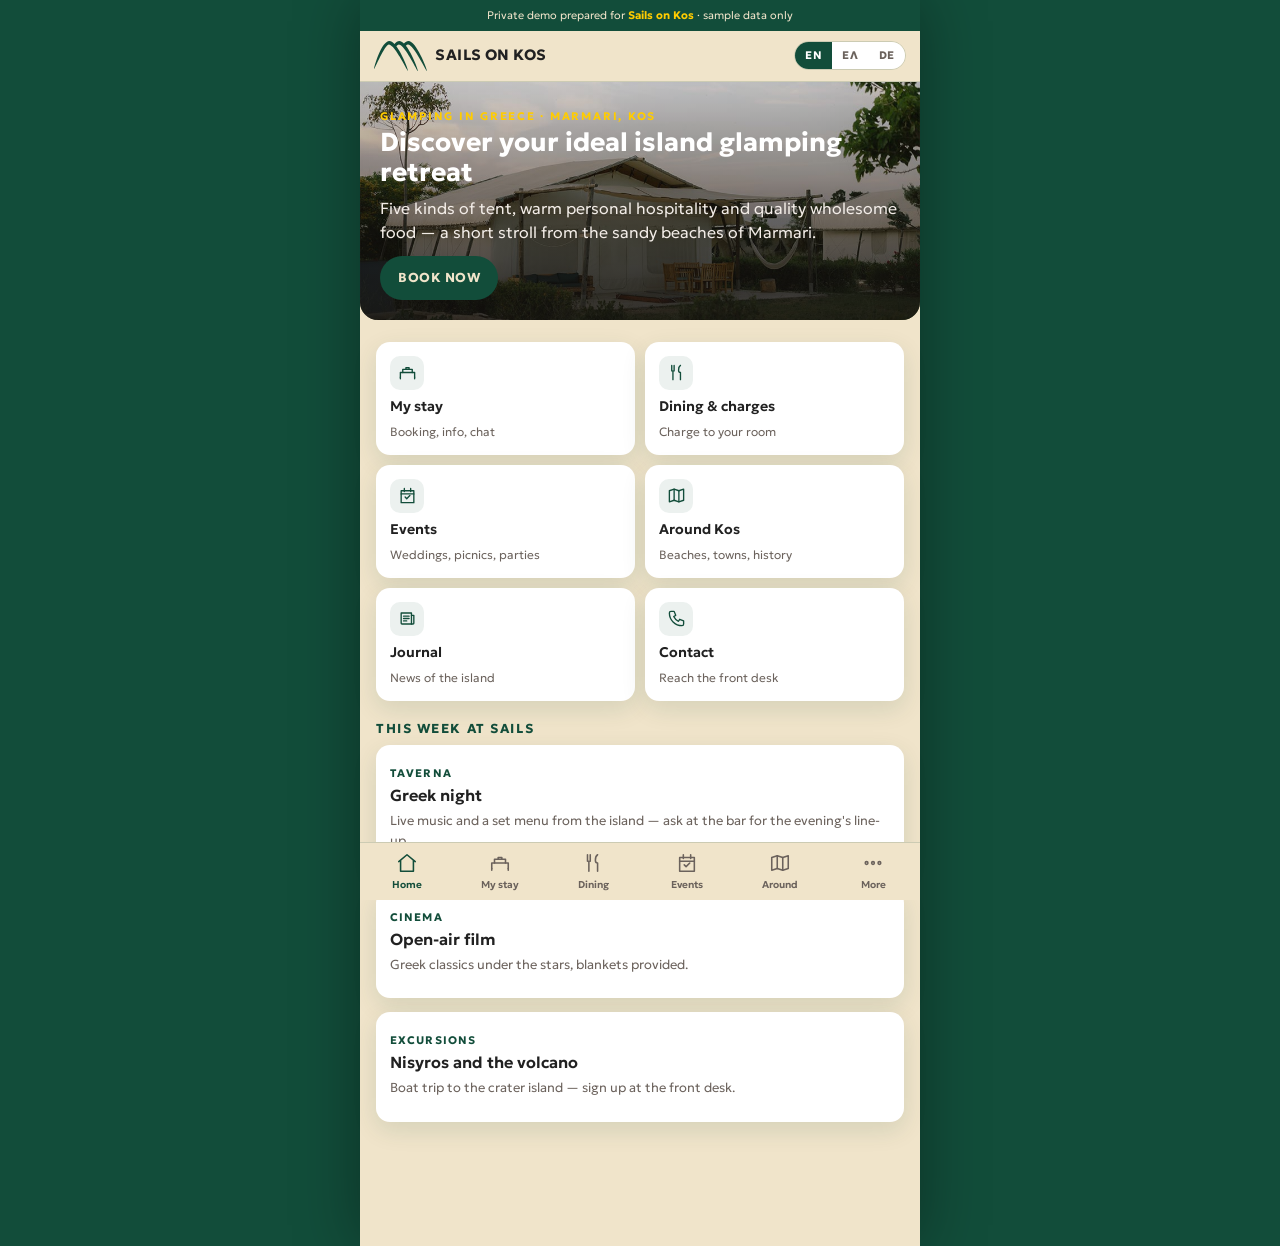
<file: index.html>
<!DOCTYPE html>
<html lang="en">
<head>
<meta charset="utf-8">
<meta name="viewport" content="width=device-width, initial-scale=1, viewport-fit=cover">
<title>Sails on Kos — guest app (demo)</title>
<link rel="preconnect" href="https://fonts.googleapis.com">
<link rel="preconnect" href="https://fonts.gstatic.com" crossorigin>
<link href="https://fonts.googleapis.com/css2?family=Geologica:wght@300;400;600;700&display=swap" rel="stylesheet">
<style>
:root{
  --green:#124D3A; --green2:#13A275; --bg:#F0E4CA; --card:#fff;
  --ink:#212121; --muted:#6b625c; --line:rgba(18,77,58,.16); --line2:rgba(18,77,58,.09);
  --yellow:#FFCC00; --sh:0 8px 24px rgba(18,77,58,.12);
  --dark:#212121; --dark2:#6b625c; --cream:#F0E4CA; --paper:#fff; --yellow2:#13A275;
}
*{box-sizing:border-box}
html{-webkit-text-size-adjust:100%}
body{
  margin:0; background:var(--green); color:var(--ink);
  font-family:"Geologica","Helvetica Neue",Helvetica,Arial,sans-serif;
  font-weight:300; font-size:16px; line-height:1.5;
}
.app{max-width:560px;margin:0 auto;min-height:100vh;background:var(--bg);
  display:flex;flex-direction:column;box-shadow:0 0 60px rgba(0,0,0,.35);position:relative}
.strip{background:var(--green);color:#F0E4CA;font-size:11px;text-align:center;padding:7px 14px}
.strip b{color:var(--yellow)}
.top{position:sticky;top:0;z-index:40;background:var(--bg);border-bottom:1px solid var(--line);
  display:flex;align-items:center;gap:10px;padding:10px 14px}
.top .brand{display:flex;align-items:center;gap:8px;text-decoration:none;flex:1;min-width:0}
.top .brand img{height:30px}
.top .brand span{font-weight:700;letter-spacing:.03em;color:var(--dark);font-size:15px;
  white-space:nowrap;overflow:hidden;text-overflow:ellipsis}
.lang{display:flex;border:1px solid var(--line);border-radius:999px;overflow:hidden}
.lang button{border:0;background:#fff;color:var(--muted);font:inherit;font-weight:700;font-size:11px;
  padding:5px 10px;cursor:pointer;letter-spacing:.06em}
.lang button.on{background:var(--green);color:#fff}
main{flex:1;padding-bottom:86px}
.view{animation:fade .18s ease}
.view[hidden]{display:none}
@keyframes fade{from{opacity:0;transform:translateY(4px)}to{opacity:1;transform:none}}
.pad{padding:16px 16px 24px}
h1{font-size:26px;font-weight:700;line-height:1.15;margin:.2em 0 .3em}
h2{font-size:19px;font-weight:600;margin:1.4em 0 .5em}
h3{font-size:16px;font-weight:600;margin:0 0 .25em}
p{margin:0 0 .8em}
.eyebrow{text-transform:uppercase;letter-spacing:.16em;font-size:11px;font-weight:700;color:var(--green)}
.lead{color:var(--muted)}
a{color:var(--green)}
img{max-width:100%;display:block}
.btn{display:inline-block;border:0;font:inherit;font-weight:700;font-size:13px;letter-spacing:.04em;
  text-transform:uppercase;padding:12px 18px;text-decoration:none;cursor:pointer;border-radius:24px}
.btn-yellow{background:var(--green);color:var(--bg)}
.btn-yellow:active{background:var(--green2)}
.btn-dark{background:var(--ink);color:var(--bg)}
.btn-line{background:transparent;color:var(--green);border:2px solid var(--green);border-radius:24px}
.badge{display:inline-block;background:var(--green);color:var(--bg);font-size:10px;font-weight:700;
  letter-spacing:.06em;text-transform:uppercase;padding:4px 8px;border-radius:6px}
.badge.alt{background:#fff;color:var(--green);border:1px solid var(--line)}
.card{background:#fff;border-radius:14px;box-shadow:var(--sh);overflow:hidden;margin:0 0 14px}
.card .b{padding:14px}
.card img.cover{width:100%;aspect-ratio:16/9;object-fit:cover}
.meta{font-size:11px;text-transform:uppercase;letter-spacing:.1em;color:var(--green);font-weight:700}
.hero{position:relative;color:#fff;min-height:230px;display:flex;align-items:flex-end;overflow:hidden;
  border-radius:0 0 18px 18px}
.hero img.bg{position:absolute;inset:0;width:100%;height:100%;object-fit:cover}
.hero .sh{position:absolute;inset:0;background:linear-gradient(180deg,rgba(20,17,15,.15),rgba(20,17,15,.78))}
.hero .in{position:relative;padding:20px}
.hero h1{color:#fff;margin:.1em 0 .3em}
.hero p{color:#f2ece7}
.hero .row{display:flex;gap:8px;flex-wrap:wrap;margin-top:6px}
.tiles{display:grid;grid-template-columns:1fr 1fr;gap:10px;margin-top:6px}
.tile{background:#fff;border-radius:14px;box-shadow:var(--sh);padding:14px;text-decoration:none;color:var(--dark);
  display:flex;flex-direction:column;gap:6px}
.tile .ic{width:34px;height:34px;border-radius:10px;background:rgba(18,77,58,.08);display:flex;align-items:center;justify-content:center}
.tile .ic svg{width:19px;height:19px;stroke:var(--green);fill:none;stroke-width:1.7;stroke-linecap:round;stroke-linejoin:round}
.tile b{font-weight:600;font-size:14px}
.tile span{font-size:12px;color:var(--muted)}
.tabbar{position:fixed;bottom:0;left:0;right:0;z-index:40;max-width:560px;margin:0 auto;
  background:var(--bg);border-top:1px solid var(--line);display:flex;padding-bottom:env(safe-area-inset-bottom)}
.tab{flex:1;border:0;background:none;font:inherit;cursor:pointer;display:flex;flex-direction:column;
  align-items:center;gap:3px;padding:9px 0 8px;color:var(--muted);font-size:10px;font-weight:600}
.tab.on{color:var(--green)}
.tab svg{width:22px;height:22px;stroke:currentColor;fill:none;stroke-width:1.7;stroke-linecap:round;stroke-linejoin:round}
.tab.on .dot{background:var(--green2)}
.row{display:flex;align-items:center;gap:10px}
.between{display:flex;align-items:center;justify-content:space-between;gap:10px}
table.kv{width:100%;border-collapse:collapse}
table.kv td{padding:9px 0;border-bottom:1px solid var(--line2);font-size:14px}
table.kv td:first-child{font-weight:600;color:var(--dark)}
table.kv td:last-child{text-align:right;color:var(--dark2)}
label.f{display:block;margin:0 0 12px}
label.f span{display:block;font-weight:700;font-size:11px;letter-spacing:.05em;text-transform:uppercase;margin-bottom:5px}
input.t,select.t{width:100%;font:inherit;font-weight:300;padding:11px 12px;border:1px solid var(--line);
  border-radius:10px;background:#fff;color:var(--dark)}
.pills{display:flex;gap:8px;overflow-x:auto;padding:4px 0 10px;-webkit-overflow-scrolling:touch}
.pill{border:1px solid var(--line);background:#fff;font:inherit;font-weight:600;font-size:12px;padding:8px 12px;
  border-radius:999px;cursor:pointer;white-space:nowrap;color:var(--dark2)}
.pill.on{background:var(--green);color:var(--bg);border-color:var(--green)}
.chat{background:#fff;border-radius:14px;box-shadow:var(--sh);padding:12px;display:flex;flex-direction:column;
  gap:8px;height:300px;overflow-y:auto}
.msg{max-width:84%;padding:9px 11px;border-radius:12px;font-size:14px;line-height:1.4}
.msg.them{background:#fff;align-self:flex-start;border-left:3px solid var(--green2)}
.msg.me{background:var(--green);color:#fff;align-self:flex-end}
.msg .w{display:block;font-size:10px;opacity:.6;margin-top:3px}
.chatbar{display:flex;gap:8px;margin-top:10px}
.chatbar input{flex:1}
.note{background:#fff;border-left:4px solid var(--green2);padding:10px 12px;border-radius:0 8px 8px 0;font-size:13px}
.muted{color:var(--muted);font-size:13px}
.kpis{display:grid;grid-template-columns:1fr 1fr;gap:10px;margin:8px 0 4px}
.kpi{background:#fff;border-radius:14px;box-shadow:var(--sh);padding:14px}
.kpi b{display:block;font-size:24px;font-weight:700}
.kpi span{font-size:11px;color:var(--muted);text-transform:uppercase;letter-spacing:.06em}
.list{background:#fff;border-radius:14px;box-shadow:var(--sh);overflow:hidden}
.li{display:flex;gap:12px;padding:12px 14px;border-bottom:1px solid var(--line2);text-decoration:none;color:var(--dark)}
.li:last-child{border-bottom:0}
.li img{width:56px;height:56px;border-radius:10px;object-fit:cover;flex:0 0 auto}
.li .t{flex:1;min-width:0}
.li b{font-weight:600;font-size:14px}
.li span{display:block;font-size:12px;color:var(--muted)}
.price{margin-left:auto;font-weight:600;white-space:nowrap}
.plus{border:0;background:var(--green);color:var(--bg);font:inherit;font-weight:700;font-size:12px;
  padding:8px 12px;border-radius:999px;cursor:pointer;white-space:nowrap}
.flow{display:grid;gap:10px;margin-top:8px}
.step{background:#fff;border-radius:14px;box-shadow:var(--sh);padding:14px}
.step .n{font-weight:700;color:var(--yellow2);font-size:20px}
.tabfoot{position:fixed;bottom:86px;left:0;right:0;max-width:560px;margin:0 auto;padding:0 16px;z-index:35}
.tabfoot .bar{background:var(--green);color:#fff;border-radius:12px;padding:12px 14px;display:flex;
  align-items:center;justify-content:space-between;box-shadow:0 12px 30px rgba(0,0,0,.35)}
.tabfoot .bar b{color:var(--yellow)}
.toast{position:fixed;left:0;right:0;bottom:96px;max-width:560px;margin:0 auto;padding:0 16px;z-index:60;pointer-events:none}
.toast .m{background:var(--green);color:#fff;padding:12px 14px;border-radius:10px;font-size:13px;
  box-shadow:0 10px 24px rgba(0,0,0,.3);opacity:0;transform:translateY(8px);transition:.2s}
.toast .m.on{opacity:1;transform:none}
h2.sec{font-size:13px;text-transform:uppercase;letter-spacing:.12em;font-weight:700;color:var(--green)}
</style>
</head>
<body>
<div class="app">
  <div class="strip">Private demo prepared for <b>Sails on Kos</b> · sample data only</div>

  <header class="top">
    <a class="brand" href="#home"><img src="assets/img/logo-dark.svg" alt="Sails on Kos"><span>SAILS ON KOS</span></a>
    <div class="lang"><button id="langEn" class="on">EN</button><button id="langEl">ΕΛ</button><button id="langDe">DE</button></div>
  </header>

  <main>
    <!-- HOME -->
    <section class="view" id="v-home">
      <div class="hero">
        <img class="bg" src="assets/img/villa-tent-featured-SailsOnKos-317.jpg" alt="">
        <div class="sh"></div>
        <div class="in">
          <span class="eyebrow" style="color:var(--yellow)">Glamping in Greece · Marmari, Kos</span>
          <h1 data-i18n="heroTitle">Discover your ideal island glamping retreat</h1>
          <p data-i18n="heroSub">Five kinds of tent, warm personal hospitality and quality wholesome food — a short stroll from the sandy beaches of Marmari.</p>
          <div class="row">
            <a class="btn btn-yellow" href="https://sailsonkos.reserve-online.net" target="_blank" rel="noopener" data-i18n="bookNow">Book now</a>
          </div>
        </div>
      </div>
      <div class="pad">
        <div class="tiles" id="tiles"></div>
        <h2 class="sec" data-i18n="thisWeek">This week at Sails</h2>
        <div id="week"></div>
      </div>
    </section>

    <!-- STAY -->
    <section class="view" id="v-stay" hidden>
      <div class="pad">
        <span class="eyebrow" data-i18n="guestArea">Guest area</span>
        <h1 data-i18n="myStay">My stay</h1>

        <div id="loginBox">
          <p class="lead" data-i18n="loginLead">Use the booking number from your confirmation email and the last name on the booking.</p>
          <label class="f"><span data-i18n="bookingNo">Booking number</span>
            <input class="t" id="fBooking" value="28-1-2026" autocomplete="off"></label>
          <label class="f"><span data-i18n="lastName">Last name</span>
            <input class="t" id="fName" value="Andersson" autocomplete="off"></label>
          <button class="btn btn-yellow" id="loginBtn" data-i18n="openStay">Open my stay</button>
          <p class="note" style="margin-top:14px"><span data-i18n="demoAccess">Demo access</span>: <b>28-1-2026</b> / <b>Andersson</b>. <span data-i18n="noLive">Nothing here is connected to a live system yet.</span></p>
        </div>

        <div id="cabinet" hidden>
          <div class="between">
            <div>
              <h2 style="margin:.2em 0 .1em" id="cTitle">Villa Tent · 28-1-2026</h2>
              <p class="muted" id="cSub" style="margin:0">2 nights · 4 guests · breakfast included</p>
            </div>
            <button class="btn btn-line" id="logoutBtn" data-i18n="signOut">Sign out</button>
          </div>
          <div class="pills" id="cPills"></div>
          <div id="cBody"></div>
          <p class="note" style="margin-top:14px" data-i18n="cabNote">This guest area is prepared for you individually, on request. It brings together the booking, the questions we ask, charges to the room — and a direct chat between the guest and reception.</p>
        </div>
      </div>
    </section>

    <!-- CHARGES -->
    <section class="view" id="v-charges" hidden>
      <div class="pad">
        <span class="eyebrow" data-i18n="concept">Concept · for discussion</span>
        <h1 data-i18n="chargesTitle">Dining &amp; charges to your room</h1>
        <p class="lead" data-i18n="chargesLead">Order at the Taverna or the bar and put it on your tent — the same charge reaches the front desk. Parts that come from your own system are marked "to be agreed".</p>
        <p><span class="badge" data-i18n="sampleData">Sample data</span> <span class="badge alt">Sync with WebHotelier — to be agreed</span></p>

        <h2 class="sec" data-i18n="theFlow">How the charge travels</h2>
        <div class="flow">
          <div class="step"><div class="n">01</div><h3 data-i18n="s1t">Guest orders</h3><p data-i18n="s1b">Orders at the table or the bar; the waiter taps your tent number — no paper.</p></div>
          <div class="step"><div class="n">02</div><h3 data-i18n="s2t">Kitchen and bar see it</h3><p data-i18n="s2b">The ticket appears on the kitchen screen and at the bar with the tent number and time.</p></div>
          <div class="step"><div class="n">03</div><h3 data-i18n="s3t">The charge lands on the room</h3><p data-i18n="s3b">The amount is posted against the booking; you see your running tab at any moment.</p></div>
          <div class="step"><div class="n">04</div><h3 data-i18n="s4t">Check-out in one glance</h3><p data-i18n="s4b">The front desk opens the booking and sees room + restaurant total and the balance.</p></div>
        </div>

        <h2 class="sec" data-i18n="menu">Menu — tap to add to your room</h2>
        <div class="list" id="menuList"></div>
        <p class="muted" style="margin-top:10px" data-i18n="menuHint">Sign in on the My stay tab to charge items to your booking.</p>

        <div style="margin-top:16px">
          <a class="btn btn-dark" href="#desk" data-i18n="seeDesk">See the front desk view</a>
        </div>
      </div>
      <div class="tabfoot" id="tabFoot" hidden><div class="bar"><span data-i18n="yourTab">Your tab</span><b id="tabTotal">€ 0.00</b></div></div>
    </section>

    <!-- EVENTS -->
    <section class="view" id="v-events" hidden>
      <div class="pad">
        <span class="eyebrow" data-i18n="eventsTag">Events</span>
        <h1 data-i18n="eventsTitle">Weddings, celebrations &amp; picnics</h1>
        <p class="lead" data-i18n="eventsLead">Guests come to us to get married, to celebrate a birthday or an anniversary, and for picnics and parties. The guest leaves the request here; reception sees it at once.</p>
        <p><span class="badge" data-i18n="sampleData">Sample data</span></p>
        <h2 class="sec" data-i18n="catering">Catering packages</h2>
        <div id="packList"></div>
        <h2 class="sec" data-i18n="evAskTitle">Tell us about your event</h2>
        <div class="card"><div class="b">
          <label class="f"><span data-i18n="evRequested">What are we celebrating</span><input class="t" placeholder="wedding, birthday, anniversary, picnic…"></label>
          <label class="f"><span data-i18n="evGuests">How many guests</span><input class="t" placeholder="e.g. 40"></label>
          <label class="f"><span data-i18n="evDate">Date</span><input class="t" placeholder="e.g. 12 September"></label>
          <button class="btn btn-yellow" id="evSend" data-i18n="evAskBtn">Send the request</button>
        </div></div>
        <p class="note" data-i18n="evNote">Weddings, anniversaries and picnics are part of your work. Here is how a request and a catering package reach the front desk.</p>
      </div>
    </section>

    <!-- MORE -->
    <section class="view" id="v-more" hidden>
      <div class="pad">
        <span class="eyebrow" data-i18n="more">More</span>
        <h1 data-i18n="moreTitle">More</h1>
        <p class="lead" data-i18n="moreLead">The island's news, how to reach us, and the front desk view.</p>
        <div class="list" id="moreList"></div>
      </div>
    </section>

    <!-- AROUND -->
    <section class="view" id="v-around" hidden>
      <div class="pad">
        <span class="eyebrow" data-i18n="around">Around Kos</span>
        <h1 data-i18n="aroundTitle">Where you are — and what is close by</h1>
        <p class="lead" data-i18n="aroundLead">Sails on Kos sits on quiet farmland at Marmari, a short stroll from the beach. Almost everything worth seeing is a short drive away.</p>
        <div id="aroundList"></div>
      </div>
    </section>

    <!-- JOURNAL -->
    <section class="view" id="v-journal" hidden>
      <div class="pad">
        <button class="btn btn-line" style="margin-bottom:12px" onclick="location.hash='#more'">← More</button>
        <span class="eyebrow" data-i18n="journal">Journal</span>
        <h1 data-i18n="journalTitle">News of the island</h1>
        <p class="lead" data-i18n="journalLead">What is happening on Kos and in Greece — from Greek news sources.</p>
        <p><span class="badge alt">Keep Talking Greece · TravelDailyNews Greece</span></p>
        <h2 class="sec" data-i18n="gi">Greece in the news</h2>
        <div class="list" id="newsList"></div>
      </div>
    </section>

    <!-- CONTACT -->
    <section class="view" id="v-contact" hidden>
      <div class="pad">
        <button class="btn btn-line" style="margin-bottom:12px" onclick="location.hash='#more'">← More</button>
        <span class="eyebrow" data-i18n="contact">Contact</span>
        <h1 data-i18n="contactTitle">Get in touch</h1>
        <div class="card"><div class="b">
          <table class="kv">
            <tr><td>English</td><td><a href="tel:+30 694 890 4534">+30 694 890 4534</a></td></tr>
            <tr><td>Greek</td><td><a href="tel:+30 697 207 0053">+30 697 207 0053</a></td></tr>
            <tr><td>Email</td><td><a href="mailto:info@sailsonkos.com">info@sailsonkos.com</a></td></tr>
            <tr><td data-i18n="address">Address</td><td>Marmari, 85300 Kos, Greece</td></tr>
          </table>
        </div></div>
        <a class="btn btn-yellow" href="https://sailsonkos.reserve-online.net" target="_blank" rel="noopener" data-i18n="bookOnline">Book online</a>
        <p class="muted" style="margin-top:14px" data-i18n="contactNote">On quiet farmland a short stroll from Marmari beach, on the north coast of Kos. Kos town and the airport are a short drive away.</p>
      </div>
    </section>

    <!-- DESK -->
    <section class="view" id="v-desk" hidden>
      <div class="pad">
        <button class="btn btn-line" style="margin-bottom:12px" onclick="location.hash='#more'">← More</button>
        <span class="eyebrow" data-i18n="frontDesk">Front desk · demonstration</span>
        <h1 data-i18n="deskTitle">Reception, one screen</h1>
        <p><span class="badge">Sample day</span> <span class="badge alt">Data from your system — to be agreed</span></p>
        <div class="kpis">
          <div class="kpi"><b>85%</b><span data-i18n="occupancy">Occupancy</span></div>
          <div class="kpi"><b>12</b><span data-i18n="arrivals">Arrivals today</span></div>
          <div class="kpi"><b>9</b><span data-i18n="departures">Departures</span></div>
          <div class="kpi"><b>34</b><span data-i18n="breakfasts">Breakfasts</span></div>
        </div>
        <h2 class="sec" data-i18n="todayArrivals">Today's arrivals</h2>
        <div class="list" id="arrivalsList"></div>
        <h2 class="sec" data-i18n="chargesToday">Restaurant charges to rooms — today</h2>
        <div class="list" id="chargesList"></div>
        <p class="note" style="margin-top:14px" data-i18n="deskNote">This screen shows the day's arrivals, breakfasts and guest balances. In the live version it reads from your own system; nothing here touches your data.</p>
      </div>
    </section>
  </main>

  <nav class="tabbar" id="tabbar"></nav>
  <div class="toast" id="toast"><div class="m"></div></div>
</div>

<script>
var NEWS = [{"source": "Keep Talking Greece", "title": "Primary suspect for the body in suitcase arrested in France", "url": "https://www.keeptalkinggreece.com/2026/11/20/primary-suspect-murder-body-in-suitcase-arrest-france/"}, {"source": "Keep Talking Greece", "title": "EU Commission refers Greece to Court for failures in aviation modernization", "url": "https://www.keeptalkinggreece.com/2026/11/20/eu-commission-refers-greece-to-court-over-failureto-implement-modernization-in-civil-aviation/"}, {"source": "Keep Talking Greece", "title": "Seismic vessel in Ionian Sea for CHEVRON-HELLENiQ hydrocarbon surveys", "url": "https://www.keeptalkinggreece.com/2026/11/20/ramform-tethys-ionian-sea-hydrocarbon-survey-chevron-helleniq/"}, {"source": "Keep Talking Greece", "title": "Newborn allegedly &#8220;sold&#8221;, so biological parents buy a used car", "url": "https://www.keeptalkinggreece.com/2026/11/19/newborn-baby-sold-parents-bought-a-car/"}, {"source": "Keep Talking Greece", "title": "Animals display in Christmas Nativity scenes is &#8220;passive abuse&#8221;", "url": "https://www.keeptalkinggreece.com/2026/11/19/live-animals-christmas-nativity-scene-are-passive-abuse/"}, {"source": "TravelDailyNews Greece", "title": "Έλ. Κουντουρά: Παρέμβαση στην Κομισιόν για την προστασία του επαγγέλματος του ξεναγού", "url": "https://www.traveldailynews.gr/toyristiki-politiki/eyropaiki-enosi/kountoura-prostasia-epangelmatos-xenagou-psifiakes-platformes/"}, {"source": "TravelDailyNews Greece", "title": "Αυξημένη συμμετοχή και νέες συνεργασίες στις εκθέσεις Philoxenia-Hotelia και Food &#038; Drinks by Detrop", "url": "https://www.traveldailynews.gr/ektheseis/philoxenia-hotelia-food-drinks-detrop-2026/"}, {"source": "TravelDailyNews Greece", "title": "Το Radisson Hotel Group επεκτείνεται στην Ελλάδα, που στοχεύει έως το 2030", "url": "https://www.traveldailynews.gr/diamoni-diatrofi/xenodocheia/to-radisson-hotel-group-epekteinetai-stin-ellada-poy-stocheyei-eos-to-2030/"}, {"source": "TravelDailyNews Greece", "title": "Η πολυδιάστατη τουριστική ταυτότητα της Πιερίας στην 41η Philoxenia–Hotelia 2026", "url": "https://www.traveldailynews.gr/ektheseis/touristiki-taftotita-pierias-philoxenia-2026/"}, {"source": "TravelDailyNews Greece", "title": "Το Ρέθυμνο ενισχύει τον ποδηλατικό τουρισμό και τις βιώσιμες εμπειρίες", "url": "https://www.traveldailynews.gr/enallaktikos-toyrismos/athlisis/rethymno-podilatikos-tourismos-philoxenia-2026/"}, {"source": "TravelDailyNews Greece", "title": "Δυναμική ελληνική παρουσία με 22 επιχειρήσεις στην EquipHotel Paris 2026", "url": "https://www.traveldailynews.gr/exoplismos-amp-promitheies/elliniki-parousia-equiphotel-paris-2026/"}];
var IMG = 'assets/img/';
var AROUND = [["Marmari Beach", "A few minutes on foot", "The resort's own beach: soft sand, shallow calm water, loungers and a private area. The village of Marmari — bakery, supermarket, tavernas — is a short stroll away.", "1-sails-on-kos-activities.jpg"], ["Kos Town", "About 20 minutes by car", "The island's capital: a lively harbour, an old town full of restaurants and shops, and ancient ruins standing right beside the modern streets.", "1-SailsOnKos_6991_2.jpg"], ["Asklepieion of Kos", "About 30 minutes by car", "One of the most important healing sanctuaries of the ancient world, laid out over terraces on a hillside above the island — a place tied to Hippocrates himself.", "2-PXL_20230713_064502550.jpg"], ["The Plane Tree of Hippocrates", "In Kos Town", "A plane tree said to have been planted by Hippocrates, in the shade of the Castle of the Knights and beside the ancient agora.", "3-SailsOnKos-365.jpg"], ["Neratzia Castle", "Kos Town harbour", "A 15th-century castle of the Knights of St John guarding the harbour, with the palm-lined avenue and its bridge leading up to the gate.", "2-DSC_6481.jpg"], ["Zia", "Under Mount Dikeos · about 35 min", "A whitewashed mountain village famous for its sunsets over the whole island — come for the view, and for the honey and herbs sold in the little shops.", "2-SailsOnKos-PXL_20230724_134921913.jpg"], ["Lake Tigaki — the Alykes wetland", "About 15 minutes", "A salt lake and wetland next to the beach where flamingos and other migrating birds stop in spring and autumn. Flat, easy cycling country all around.", "3-SailsOnKos-298.jpg"], ["The volcano of Nisyros", "Boat from Kardamena", "A day trip to the neighbouring island: sail to the crater of one of Greece's most active volcanoes, and the white village of Nikia on its rim.", "4-SailsonKos-63.jpg"]];
var MENU = [["Breakfast buffet", "Taverna", "Included"], ["Greek plateau for two", "Taverna", 46.0], ["Grilled octopus", "Taverna", 18.5], ["Horiatiki salad", "Taverna", 9.0], ["House wine, 0.5 l", "Taverna", 12.0], ["Boutique beer", "Bar", 5.0], ["Fresh juice", "Bar", 4.5], ["Boat trip — Nisyros", "Excursions", 30.0]];
var PACK = [["BBQ Garden Party", "From € 28 per guest", "Grill, salads, bread and local wine, served outdoors under the pergola."], ["Traditional Wedding", "From € 45 per guest", "Ceremony set-up, set menu and service for your day — we host weddings on the grounds."], ["Greek Banquette", "From € 38 per guest", "A long table of island dishes for a group celebration or a family reunion."], ["Picnic or Birthday", "From € 18 per guest", "A light picnic spread for a small party, a birthday or an anniversary."]];
var WEEK = [["Taverna", "Greek night", "Live music and a set menu from the island — ask at the bar for the evening's line-up."], ["Cinema", "Open-air film", "Greek classics under the stars, blankets provided."], ["Excursions", "Nisyros and the volcano", "Boat trip to the crater island — sign up at the front desk."]];
var ARRIVALS = [["Villa Tents", "28-1-2026", "Andersson", 4, "15:00", "€ 918.00"], ["Safari Tents", "28-2-2026", "Nowak", 4, "16:30", "€ 540.00"], ["Glamping Tents", "28-3-2026", "Rossi", 2, "17:00", "€ 410.00"], ["Emperor Bell", "28-4-2026", "Schmidt", 2, "18:15", "€ 320.00"], ["Argo Tents", "28-5-2026", "Dupont", 2, "19:40", "€ 210.00"], ["Villa Tents", "28-6-2026", "Kowalski", 5, "14:30", "€ 1 040.00"]];
var CHARGES_TODAY = [["Taverna", "Villa Tents 28-1-2026", "Dinner ×2, house wine", "€ 58.00", "ok"], ["Bar", "Safari Tents 28-2-2026", "Boutique beers ×4", "€ 20.00", "ok"], ["Taverna", "Glamping Tents 28-3-2026", "Lunch", "€ 32.50", "ok"], ["Excursions", "Villa Tents 28-6-2026", "Nisyros trip ×2", "€ 60.00", "ok"], ["Bar", "Emperor Bell 28-4-2026", "Drinks", "€ 14.00", "check"]];
var HOURS = [["Reception", "08:00 – 22:00"], ["Breakfast", "07:30 – 10:00 · Taverna"], ["Restaurant", "12:30 – 16:00 & 18:30 – 22:00"], ["Bar", "10:00 – 23:00"], ["Wi-Fi", "SailsGuest — password at the desk"], ["Beach", "Private area, towels at reception"]];

/* ---------- иконки ---------- */
var ICON = {
  home:'<path d="M3 10.5 12 3l9 7.5"/><path d="M5 9.5V21h14V9.5"/>',
  bed:'<path d="M3 18v-6h18v6"/><path d="M3 18v2M21 18v2"/><path d="M6 12V8h12v4"/><path d="M10 8V6h4v2"/>',
  fork:'<path d="M6 3v7m3-7v7M7.5 10v11"/><path d="M17 3c-1.6 1-2.4 3-2.4 6 0 2 .8 3 2.4 3v9"/>',
  map:'<path d="M9 4 3 6v14l6-2 6 2 6-2V4l-6 2-6-2Z"/><path d="M9 4v14M15 6v14"/>',
  news:'<path d="M4 5h13v14H5a1 1 0 0 1-1-1V5Z"/><path d="M17 8h3v10a1 1 0 0 1-1 1h-2"/><path d="M7 9h7M7 12h7M7 15h4"/>',
  phone:'<path d="M5 3h4l2 5-2.5 1.5a12 12 0 0 0 6 6L16 13l5 2v4a2 2 0 0 1-2 2A16 16 0 0 1 3 5a2 2 0 0 1 2-2Z"/>',
  events:'<path d="M4 6h16v15H4z"/><path d="M4 10h16M8 3v4M16 3v4"/><path d="M9 14l2 2 4-4"/>',
  more:'<circle cx="5" cy="12" r="1.5"/><circle cx="12" cy="12" r="1.5"/><circle cx="19" cy="12" r="1.5"/>'
};
/* ключи вкладок совпадают с именами экранов — заводим синонимы, чтобы иконки были у всех */
ICON.stay = ICON.bed; ICON.charges = ICON.fork; ICON.around = ICON.map;
var TABS = [
  ['home','Home'],['stay','My stay'],['charges','Dining'],['events','Events'],['around','Around'],['more','More']
];
var EL = {
  home:'Αρχική', stay:'Διαμονή', charges:'Λογαριασμός', events:'Εκδηλώσεις', around:'Τριγύρω', more:'Άλλα',
  journal:'Εφημερίδα', contact:'Επικοινωνία',
  heroTitle:'Ανακαλύψτε το ιδανικό σας glamping καταφύγιο',
  heroSub:'Πέντε είδη σκηνών, θερμή φιλοξενία και ποιοτικό φαγητό — λίγα βήματα από τις αμμώδεις παραλίες του Μαρμαρίου.',
  myStay:'Η διαμονή μου', bookNow:'Κράτηση', thisWeek:'Αυτή την εβδομάδα στο Sails',
  guestArea:'Χώρος επισκέπτη', loginLead:'Βάλτε τον αριθμό κράτησης από το email επιβεβαίωσης και το επώνυμο της κράτησης.',
  bookingNo:'Αριθμός κράτησης', lastName:'Επώνυμο', openStay:'Άνοιγμα διαμονής', demoAccess:'Δοκιμαστική πρόσβαση',
  noLive:'Δεν είναι ακόμη συνδεδεμένο με πραγματικό σύστημα.',
  cabNote:'Ο χώρος αυτός ετοιμάζεται για εσάς ξεχωριστά, κατόπιν αιτήματος. Περιλαμβάνει την κράτηση, τις ερωτήσεις μας, χρεώσεις στο δωμάτιο — και άμεση συνομιλία μεταξύ επισκέπτη και ρεσεψιόν.',
  signOut:'Έξοδος', concept:'Ιδέα · προς συζήτηση', chargesTitle:'Εστιατόριο & χρεώσεις στο δωμάτιο',
  chargesLead:'Παραγγείλτε στην ταβέρνα ή στο μπαρ και χρεώστε τη σκηνή σας — η ίδια χρέωση φτάνει στη ρεσεψιόν.',
  sampleData:'Δείγμα δεδομένων', theFlow:'Πώς ταξιδεύει η χρέωση',
  s1t:'Ο επισκέπτης παραγγέλνει', s1b:'Παραγγελία στο τραπέζι ή στο μπαρ· ο σερβιτόρος σημειώνει τη σκηνή σας.',
  s2t:'Κουζίνα και μπαρ το βλέπουν', s2b:'Το δελτίο εμφανίζεται στην οθόνη κουζίνας και στο μπαρ με τη σκηνή και την ώρα.',
  s3t:'Η χρέωση πάει στο δωμάτιο', s3b:'Το ποσό χρεώνεται στην κράτηση· βλέπετε τον λογαριασμό σας ανά πάσα στιγμή.',
  s4t:'Αναχώρηση με μια ματιά', s4b:'Η ρεσεψιόν βλέπει το σύνολο δωματίου + εστιατορίου και το υπόλοιπο.',
  menu:'Μενού — πατήστε για χρέωση στο δωμάτιο', menuHint:'Συνδεθείτε στην «Η διαμονή μου» για να χρεώσετε.',
  seeDesk:'Οθόνη ρεσεψιόν', yourTab:'Ο λογαριασμός σας',
  aroundTitle:'Πού βρίσκεστε — και τι είναι κοντά',
  aroundLead:'Το Sails on Kos βρίσκεται σε ήσυχη γη στο Μαρμάρι, λίγα βήματα από την παραλία.',
  journal:'Εφημερίδα', journalTitle:'Νέα του νησιού', journalLead:'Τι συμβαίνει στην Κω και την Ελλάδα — από ελληνικές πηγές.',
  gi:'Η Ελλάδα στα νέα', contact:'Επικοινωνία', contactTitle:'Επικοινωνήστε', address:'Διεύθυνση',
  bookOnline:'Κράτηση online', contactNote:'Σε ήσυχη γη λίγα βήματα από την παραλία του Μαρμαρίου, στη βόρεια ακτή της Κω.',
  frontDesk:'Ρεσεψιόν · επίδειξη', deskTitle:'Ρεσεψιόν, μία οθόνη', occupancy:'Πληρότητα', arrivals:'Αφίξεις σήμερα',
  departures:'Αναχωρήσεις', breakfasts:'Πρωινά', todayArrivals:'Σημερινές αφίξεις',
  chargesToday:'Χρεώσεις εστιατορίου στα δωμάτια — σήμερα',
  deskNote:'Η οθόνη δείχνει τις αφίξεις, τα πρωινά και τα υπόλοιπα. Στην πραγματική έκδοση διαβάζει από το σύστημά σας.',
  booking:'Κράτηση', info:'Πληροφορίες', questions:'Οι ερωτήσεις μας', chat:'Συνομιλία', myTab:'Ο λογαριασμός μου',
  eventsTag:'Εκδηλώσεις', eventsTitle:'Γάμοι, γιορτές & πικνίκ',
  eventsLead:'Οι επισκέπτες μας έρχονται για γάμο, για γενέθλια ή επέτειο, για πικνίκ και πάρτι. Το αίτημα φτάνει αμέσως στη ρεσεψιόν.',
  catering:'Πακέτα catering', evAskTitle:'Πείτε μας για την εκδήλωσή σας', evAskBtn:'Αποστολή αιτήματος',
  evSent:'Ευχαριστούμε — η ρεσεψιόν έλαβε το αίτημά σας.', evRequested:'Τι γιορτάζουμε', evGuests:'Πόσοι επισκέπτες', evDate:'Ημερομηνία',
  moreTitle:'Περισσότερα', moreLead:'Τα νέα του νησιού, πώς να μας βρείτε και η οθόνη της ρεσεψιόν.',
  openJournal:'Εφημερίδα — νέα του νησιού', openContacts:'Επικοινωνία', openDesk:'Οθόνη ρεσεψιόν (επίδειξη)', openEvents:'Εκδηλώσεις & catering',
  evNote:'Γάμοι, επέτειοι και πικνίκ είναι μέρος της δουλειάς σας. Εδώ φαίνεται πώς το αίτημα φτάνει στη ρεσεψιόν.'
};
var DE = {
  home:'Start', stay:'Aufenthalt', charges:'Rechnung', events:'Events', around:'Rund um Kos', more:'Mehr',
  journal:'Zeitung', contact:'Kontakt',
  heroTitle:'Entdecken Sie Ihr ideales Insel-Glamping',
  heroSub:'Fünf Zeltarten, herzliche Gastfreundschaft und hochwertiges Essen — wenige Schritte von den Sandstränden von Marmari.',
  myStay:'Mein Aufenthalt', bookNow:'Buchen', thisWeek:'Diese Woche bei Sails',
  guestArea:'Gästebereich', loginLead:'Geben Sie die Buchungsnummer aus der Bestätigungs-E-Mail und den Nachnamen der Buchung ein.',
  bookingNo:'Buchungsnummer', lastName:'Nachname', openStay:'Aufenthalt öffnen', demoAccess:'Demo-Zugang',
  noLive:'Noch nicht mit einem Live-System verbunden.',
  cabNote:'Dieser Gästebereich wird individuell für Sie erstellt, auf Anfrage. Er umfasst die Buchung, unsere Fragen, Rechnungen aufs Zimmer — und einen direkten Chat zwischen Gast und Rezeption.',
  signOut:'Abmelden', concept:'Konzept · zur Diskussion', chargesTitle:'Restaurant & Rechnung aufs Zimmer',
  chargesLead:'Bestellen Sie in der Taverne oder an der Bar und schreiben Sie es auf Ihr Zelt — dieselbe Rechnung erreicht die Rezeption.',
  sampleData:'Beispieldaten', theFlow:'So läuft die Rechnung',
  s1t:'Der Gast bestellt', s1b:'Bestellung am Tisch oder an der Bar; der Kellner notiert Ihre Zeltnummer.',
  s2t:'Küche und Bar sehen es', s2b:'Der Bon erscheint auf dem Küchenbildschirm und an der Bar mit Zeltnummer und Uhrzeit.',
  s3t:'Die Rechnung geht aufs Zimmer', s3b:'Der Betrag wird auf die Buchung gebucht; Sie sehen Ihre offene Rechnung jederzeit.',
  s4t:'Check-out auf einen Blick', s4b:'Die Rezeption sieht Zimmer- und Restaurant-Summe sowie den Saldo.',
  menu:'Menü — antippen für Buchung aufs Zimmer', menuHint:'Melden Sie sich unter „Mein Aufenthalt“ an, um zu buchen.',
  seeDesk:'Rezeptionsansicht', yourTab:'Ihre Rechnung',
  aroundTitle:'Wo Sie sind — und was in der Nähe ist',
  aroundLead:'Sails on Kos liegt auf ruhigem Land in Marmari, wenige Schritte vom Strand. Fast alles Sehenswerte ist nah.',
  journalTitle:'Neuigkeiten der Insel', journalLead:'Was auf Kos und in Griechenland passiert — aus griechischen Quellen.',
  gi:'Griechenland in den Nachrichten', contactTitle:'Kontakt aufnehmen', address:'Adresse',
  bookOnline:'Online buchen', contactNote:'Auf ruhigem Land wenige Schritte vom Strand von Marmari, an der Nordküste von Kos.',
  frontDesk:'Rezeption · Demonstration', deskTitle:'Rezeption, ein Bildschirm', occupancy:'Auslastung', arrivals:'Anreisen heute',
  departures:'Abreisen', breakfasts:'Frühstücke', todayArrivals:'Heutige Anreisen',
  chargesToday:'Restaurant-Rechnungen aufs Zimmer — heute',
  deskNote:'Der Bildschirm zeigt Anreisen, Frühstücke und Salden. In der Live-Version liest er aus Ihrem System.',
  booking:'Buchung', info:'Info', questions:'Unsere Fragen', chat:'Chat', myTab:'Meine Rechnung',
  eventsTag:'Events', eventsTitle:'Hochzeiten, Feiern & Picknicks',
  eventsLead:'Gäste kommen zu uns, um zu heiraten, Geburtstag oder Jubiläum zu feiern, für Picknicks und Partys. Die Anfrage erreicht die Rezeption sofort.',
  catering:'Catering-Pakete', evAskTitle:'Erzählen Sie uns von Ihrem Event', evAskBtn:'Anfrage senden',
  evSent:'Danke — die Rezeption hat Ihre Anfrage erhalten.', evRequested:'Was wird gefeiert', evGuests:'Wie viele Gäste', evDate:'Datum',
  moreTitle:'Mehr', moreLead:'Neuigkeiten der Insel, Kontakt und die Rezeptionsansicht.',
  openJournal:'Zeitung — Neuigkeiten der Insel', openContacts:'Kontakt', openDesk:'Rezeptionsansicht (Demo)', openEvents:'Events & Catering',
  evNote:'Hochzeiten, Jubiläen und Picknicks gehören zu Ihrer Arbeit. Hier sehen Sie, wie eine Anfrage die Rezeption erreicht.'
};

var LANG = 'en';
function L(k){ if(LANG==='el') return EL[k]; if(LANG==='de') return DE[k]; return undefined; }
function t(k){ return L(k) || null; }
function applyLang(){
  document.querySelectorAll('[data-i18n]').forEach(function(el){
    var k = el.getAttribute('data-i18n');
    if(!el.dataset.en) el.dataset.en = el.textContent;
    el.textContent = L(k) || el.dataset.en;
  });
  document.getElementById('langEn').classList.toggle('on', LANG==='en');
  document.getElementById('langEl').classList.toggle('on', LANG==='el');
  document.getElementById('langDe').classList.toggle('on', LANG==='de');
  buildTabs();
  renderMore();
  if(guest) renderCabinet();
}

/* ---------- вкладки ---------- */
function buildTabs(){
  var h = '';
  TABS.forEach(function(tb){
    h += '<button class="tab" data-v="'+tb[0]+'"><svg viewBox="0 0 24 24">'+ICON[tb[0]]+'</svg>'
       + '<span>'+(L(tb[0])||tb[1])+'</span></button>';
  });
  var bar = document.getElementById('tabbar');
  bar.innerHTML = h;
  bar.querySelectorAll('.tab').forEach(function(b){
    b.onclick = function(){ location.hash = b.dataset.v; };
  });
}
function route(){
  var name = (location.hash || '#home').slice(1);
  if(name==='cabinet') name='stay';
  if(!document.getElementById('v-'+name)) name = 'home';
  document.querySelectorAll('.view').forEach(function(v){ v.hidden = (v.id !== 'v-'+name); });
  document.querySelectorAll('.tab').forEach(function(b){ b.classList.toggle('on', b.dataset.v === name); });
  document.getElementById('tabFoot').hidden = !(name==='charges' && guest);
  window.scrollTo(0,0);
}

/* ---------- рендеры ---------- */
function renderHome(){
  var T = [
    ['stay','bed','My stay','Booking, info, chat'],
    ['charges','fork','Dining & charges','Charge to your room'],
    ['events','events','Events','Weddings, picnics, parties'],
    ['around','map','Around Kos','Beaches, towns, history'],
    ['journal','news','Journal','News of the island'],
    ['contact','phone','Contact','Reach the front desk']
  ];
  document.getElementById('tiles').innerHTML = T.map(function(x){
    var label = L(x[0]) || x[2];
    return '<a class="tile" href="#'+x[0]+'"><div class="ic"><svg viewBox="0 0 24 24">'+ICON[x[1]]+'</svg></div>'
      + '<b>'+label+'</b><span>'+x[3]+'</span></a>';
  }).join('');
  document.getElementById('week').innerHTML = WEEK.map(function(w){
    return '<div class="card"><div class="b"><span class="meta">'+w[0]+'</span><h3>'+w[1]+'</h3><p class="muted">'+w[2]+'</p></div></div>';
  }).join('');
}
function renderAround(){
  document.getElementById('aroundList').innerHTML = AROUND.map(function(a){
    return '<div class="card"><img class="cover" src="'+IMG+a[3]+'" alt=""><div class="b">'
      + '<span class="meta">'+a[1]+'</span><h3>'+a[0]+'</h3><p class="muted">'+a[2]+'</p></div></div>';
  }).join('');
}
function renderNews(){
  document.getElementById('newsList').innerHTML = NEWS.map(function(n){
    return '<a class="li" href="'+n.url+'" target="_blank" rel="noopener">'
      + '<div class="t"><b>'+n.title+'</b><span>'+n.source+'</span></div></a>';
  }).join('');
}
function renderMenu(){
  document.getElementById('menuList').innerHTML = MENU.map(function(m,i){
    var price = (typeof m[2]==='number') ? '€ '+m[2].toFixed(2) : m[2];
    return '<div class="li"><div class="t"><b>'+m[0]+'</b><span>'+m[1]+'</span></div>'
      + '<span class="price">'+price+'</span>'
      + '<button class="plus" data-i="'+i+'">+ Add</button></div>';
  }).join('');
  document.getElementById('menuList').querySelectorAll('.plus').forEach(function(b){
    b.onclick = function(){ addToTab(+b.dataset.i); };
  });
}
function renderArrivals(){
  document.getElementById('arrivalsList').innerHTML = ARRIVALS.map(function(a){
    return '<div class="li"><div class="t"><b>'+a[2]+'</b><span>'+a[0]+' · '+a[1]+' · '+a[3]+' guests · arrival '+a[4]+'</span></div>'
      + '<span class="price">'+a[5]+'</span></div>';
  }).join('');
}
function renderPack(){
  document.getElementById('packList').innerHTML = PACK.map(function(p){
    return '<div class="card"><div class="b"><div class="between"><h3>'+p[0]+'</h3>'
      + '<span class="price">'+p[1]+'</span></div><p class="muted" style="margin:0">'+p[2]+'</p></div></div>';
  }).join('');
}
function renderChargesToday(){
  document.getElementById('chargesList').innerHTML = CHARGES_TODAY.map(function(c){
    var badge = (c[4]==='ok')
      ? '<span class="badge" style="background:var(--green)">Posted</span>'
      : '<span class="badge" style="background:#b8553a">Check</span>';
    return '<div class="li"><div class="t"><b>'+c[1]+'</b><span>'+c[0]+' · '+c[2]+'</span></div>'
      + '<span class="price">'+c[3]+'</span>&nbsp;'+badge+'</div>';
  }).join('');
}
function renderMore(){
  var M = [
    ['#journal','news','Journal','openJournal','News of the island'],
    ['#events','events','Events','openEvents','Weddings, picnics, parties'],
    ['#desk','fork','Front desk','openDesk','Reception, one screen'],
    ['#contact','phone','Contact','openContacts','Reach the front desk']
  ];
  document.getElementById('moreList').innerHTML = M.map(function(x){
    var label = L(x[3]) || x[2];
    return '<a class="li" href="'+x[0]+'"><div class="t"><b>'+label+'</b><span>'+x[4]+'</span></div></a>';
  }).join('');
}

/* ---------- кабинет гостя ---------- */
var guest = null;
var CBTAB = 'booking';
var CHAT = [{me:false,text:'Welcome to Sails on Kos! Ask us about trips, taxis, a table at the Taverna — or anything else.',w:'09:04'}];
var REPLIES = ['Of course — let me check that for you.','We can arrange that at the front desk. Anything else?',
  'Breakfast is served in the Taverna from 07:30 to 10:00.','A table at the Taverna tonight? I will note it down for you.',
  'We can book a taxi or the Nisyros boat trip whenever you like.'];
var RIDX = 0;

function renderCabinet(){
  document.getElementById('loginBox').hidden = true;
  document.getElementById('cabinet').hidden = false;
  var T = ['booking','info','questions','chat','myTab'];
  document.getElementById('cPills').innerHTML = T.map(function(k){
    var lab = L(k) || ({booking:'Booking',info:'Info',questions:'Our questions',chat:'Chat',myTab:'My tab'})[k];
    return '<button class="pill'+(k===CBTAB?' on':'')+'" data-k="'+k+'">'+lab+'</button>';
  }).join('');
  document.getElementById('cPills').querySelectorAll('.pill').forEach(function(p){
    p.onclick = function(){ CBTAB = p.dataset.k; renderCabinet(); };
  });
  var body = document.getElementById('cBody');
  if(CBTAB==='booking'){
    body.innerHTML = '<div class="card"><div class="b"><table class="kv">'
      + '<tr><td>Guests</td><td>4 — 2 adults, 2 children</td></tr>'
      + '<tr><td>Arrival</td><td>15 May, from 15:00</td></tr>'
      + '<tr><td>Departure</td><td>17 May, by 11:00</td></tr>'
      + '<tr><td>Breakfast</td><td>Included — 4 per day</td></tr>'
      + '<tr><td>Room — 2 nights</td><td>€ 780.00</td></tr>'
      + '<tr><td>Charged to your room</td><td>€ '+tabTotal().toFixed(2)+'</td></tr>'
      + '<tr><td><b>Total at check-out</b></td><td><b>€ '+(780+tabTotal()).toFixed(2)+'</b></td></tr></table>'
      + '<p style="margin:10px 0 0"><a href="#charges">See what can be charged to your room →</a></p></div></div>';
  } else if(CBTAB==='info'){
    body.innerHTML = '<div class="card"><div class="b"><table class="kv">'
      + HOURS.map(function(h){ return '<tr><td>'+h[0]+'</td><td>'+h[1]+'</td></tr>'; }).join('')
      + '</table></div></div>';
  } else if(CBTAB==='questions'){
    body.innerHTML = '<div class="card"><div class="b">'
      + '<label class="f"><span>What time will you arrive?</span><input class="t" placeholder="e.g. 16:30"></label>'
      + '<label class="f"><span>Car or scooter number (for the gate)</span><input class="t" placeholder="e.g. KOS 1234"></label>'
      + '<label class="f"><span>Anything to celebrate?</span><input class="t" placeholder="birthday, anniversary, a picnic…"></label>'
      + '<label class="f"><span>Dietary notes or breakfast wish</span><input class="t" placeholder="e.g. vegetarian, no lactose"></label>'
      + '<button class="btn btn-dark" id="saveA">Save my answers</button></div></div>';
    document.getElementById('saveA').onclick = function(){ toast('Saved — the front desk can see this.'); };
  } else if(CBTAB==='chat'){
    body.innerHTML = '<div class="chat" id="chat"></div>'
      + '<div class="chatbar"><input class="t" id="chatIn" placeholder="Write a message…" autocomplete="off">'
      + '<button class="btn btn-yellow" id="chatSend">Send</button></div>'
      + '<p class="note" style="margin-top:10px">Sample conversation for the demo. In your live version this same chat reaches reception.</p>';
    drawChat();
    document.getElementById('chatSend').onclick = sendChat;
    document.getElementById('chatIn').addEventListener('keydown', function(e){ if(e.key==='Enter') sendChat(); });
  } else if(CBTAB==='myTab'){
    if(guest.tab.length===0){
      body.innerHTML = '<p class="muted">Nothing charged yet. Order in the Dining tab.</p>';
    } else {
      body.innerHTML = '<div class="card"><div class="b"><table class="kv">'
        + guest.tab.map(function(x){ return '<tr><td>'+x.n+'</td><td>€ '+x.p.toFixed(2)+'</td></tr>'; }).join('')
        + '<tr><td><b>Total — settled at check-out</b></td><td><b>€ '+tabTotal().toFixed(2)+'</b></td></tr>'
        + '</table></div></div>';
    }
  }
}
function now(){ var d=new Date(); return ('0'+d.getHours()).slice(-2)+':'+('0'+d.getMinutes()).slice(-2); }
function drawChat(){
  var c = document.getElementById('chat'); if(!c) return;
  c.innerHTML = CHAT.map(function(m){
    return '<div class="msg '+(m.me?'me':'them')+'">'+esc(m.text)+'<span class="w">'+m.w+'</span></div>';
  }).join('');
  c.scrollTop = c.scrollHeight;
}
function sendChat(){
  var i = document.getElementById('chatIn'); var v = i.value.trim(); if(!v) return;
  CHAT.push({me:true,text:v,w:now()}); i.value=''; drawChat();
  var c = document.getElementById('chat');
  var tp = document.createElement('div'); tp.className='msg them'; tp.textContent='typing…'; c.appendChild(tp); c.scrollTop=c.scrollHeight;
  setTimeout(function(){ c.removeChild(tp); CHAT.push({me:false,text:REPLIES[RIDX++%REPLIES.length],w:now()}); drawChat(); }, 900);
}
function esc(s){ return s.replace(/&/g,'&amp;').replace(/</g,'&lt;').replace(/>/g,'&gt;'); }

/* ---------- счёт в номер ---------- */
function tabTotal(){ return (guest&&guest.tab)?guest.tab.reduce(function(s,x){return s+x.p;},0):0; }
function updateTabFoot(){
  document.getElementById('tabFoot').hidden = !(location.hash==='#charges' && guest);
  document.getElementById('tabTotal').textContent = '€ '+tabTotal().toFixed(2);
}
function addToTab(i){
  if(!guest){ toast('Sign in on the My stay tab to charge items.'); location.hash='#stay'; return; }
  var m = MENU[i]; if(typeof m[2]!=='number') { toast('Breakfast is included — nothing to charge.'); return; }
  guest.tab.push({n:m[0],p:m[2]});
  toast('Added: '+m[0]+' · € '+m[2].toFixed(2));
  updateTabFoot();
  if(CBTAB==='myTab') renderCabinet();
}

/* ---------- прочее ---------- */
var toastT;
function toast(msg){
  var el = document.querySelector('#toast .m'); el.textContent = msg; el.classList.add('on');
  clearTimeout(toastT); toastT = setTimeout(function(){ el.classList.remove('on'); }, 2200);
}
document.getElementById('loginBtn').onclick = function(){
  guest = {tab:[]}; CBTAB='booking'; renderCabinet(); toast('Signed in — welcome!'); window.scrollTo(0,0);
};
document.getElementById('logoutBtn').onclick = function(){
  guest=null; document.getElementById('cabinet').hidden=true; document.getElementById('loginBox').hidden=false;
  updateTabFoot(); window.scrollTo(0,0);
};
document.getElementById('langEn').onclick = function(){ LANG='en'; applyLang(); renderHome(); };
document.getElementById('langEl').onclick = function(){ LANG='el'; applyLang(); renderHome(); };
document.getElementById('langDe').onclick = function(){ LANG='de'; applyLang(); renderHome(); };

window.addEventListener('hashchange', function(){ route(); updateTabFoot(); });
var _lm = location.search.match(/[?&]lang=(en|el|de)/); if(_lm) LANG = _lm[1];
renderHome(); renderAround(); renderNews(); renderMenu(); renderArrivals(); renderPack(); renderMore(); renderChargesToday();
document.getElementById('evSend').onclick = function(){ toast(t('evSent') || 'Thank you — reception has your request.'); };
buildTabs(); applyLang(); route();
if(location.hash==='#cabinet'){ guest={tab:[]}; CBTAB='booking'; renderCabinet(); }
</script>
</body>
</html>
</file>
